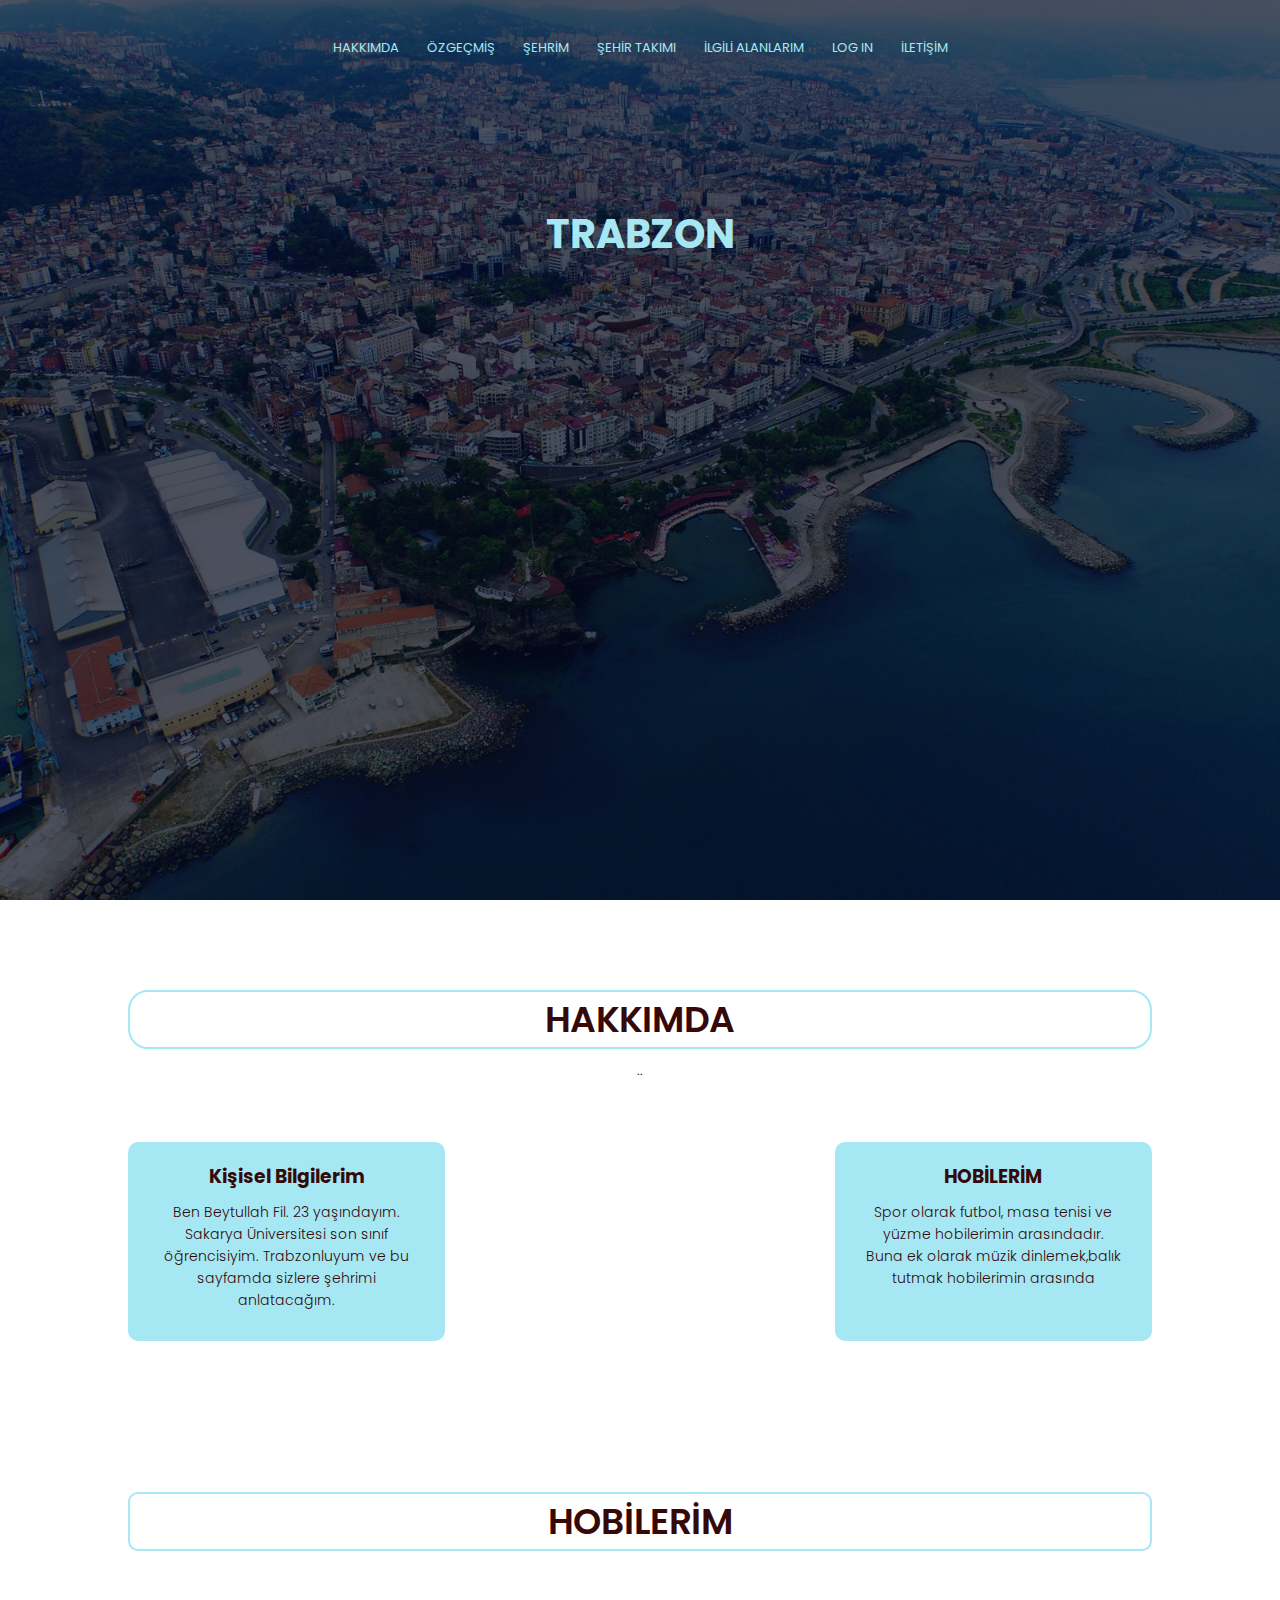
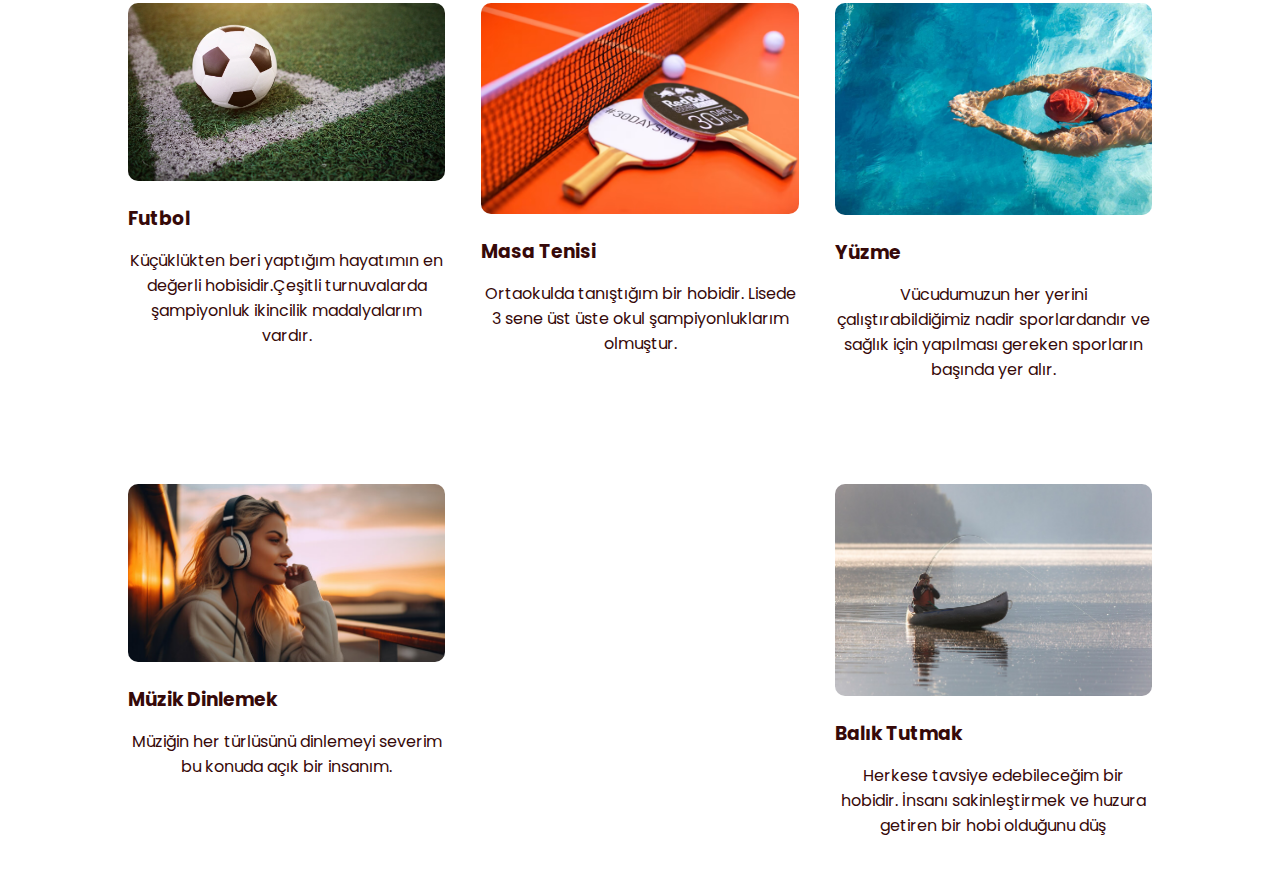
<file: index.html>
<!DOCTYPE html>
<html>
<head> 
    <meta name=" viewport" content="with=device-witdh, initial-scale=1.0">   
    <title>BEYTULLAH FİL'S WEBSITE</title>
    <link rel="stylesheet" href="hakkimda.css">
    <link rel="preconnect" href="https://fonts.googleapis.com">
    <!-- CSS only -->
<link rel="preconnect" href="https://fonts.gstatic.com" crossorigin>
<link href="https://fonts.googleapis.com/css2?family=Poppins:ital,wght@0,200;0,300;0,400;0,600;0,700;1,100&display=swap" rel="stylesheet">
<link rel="stylesheet" href="https://cdn.jsdelivr.net/npm/bootstrap@4.6.2/dist/css/bootstrap.min.css" 
integrity="sha384-xOolHFLEh07PJGoPkLv1IbcEPTNtaed2xpHsD9ESMhqIYd0nLMwNLD69Npy4HI+N" crossorigin="anonymous">
</head>
<body>

    <section class="header">
        <nav>
            <a href="hakkimda.html"></a>
            <div class="nav-links">
                <ul>
                    <li><a href="">HAKKIMDA </a></li>
                    <li><a href="ozgecmis.html">ÖZGEÇMİŞ </a></li>
                    <li><a href="sehrim.html">ŞEHRİM </a></li>
                    <li><a href="takimim.html">ŞEHİR TAKIMI </a></li>
                    <li><a href="ilgialanlarim.html">İLGİLİ ALANLARIM </a></li> 
                    <li><a href="login.html">LOG IN </a></li> 
                    <li><a href="iletisim.html">İLETİŞİM </a></li> 

                </ul>
            </div>
        </nav>
    <div class="text-box">
        <h1>TRABZON</h1>
    </div>

    </section>

    <!--HAKKIMDA-->
    <section class="hakkında">
        <h1> HAKKIMDA</h1>
        <p> ..</p>
        <div class="row">
            <div class="hakkında-col">
                <h3> Kişisel Bilgilerim</h3>
                <p>Ben Beytullah Fil. 23 yaşındayım. Sakarya Üniversitesi son sınıf öğrencisiyim. Trabzonluyum ve bu sayfamda sizlere şehrimi anlatacağım. </p>
            </div>
            <div class="hakkında-col">
                <h3> HOBİLERİM</h3>
                <p>Spor olarak futbol, masa tenisi ve yüzme hobilerimin arasındadır. Buna ek olarak müzik dinlemek,balık tutmak hobilerimin arasında</p>
            </div>

        </div>

    </section>

    <!--hobilerim ve spor etkinliklerim-->
    <section class="hakkında2">
        <h1>HOBİLERİM</h1>
        <div class="row">
            <div class="hve-col">
                <img src="images/futbol.jpg">
                <h3>Futbol</h3>
                <p>Küçüklükten beri yaptığım hayatımın en değerli hobisidir.Çeşitli turnuvalarda şampiyonluk ikincilik madalyalarım vardır. </p>
            </div>
            <div class="hve-col">
                <img src="images/masatenisi.jpg">
                <h3>Masa Tenisi</h3>
                <p>Ortaokulda tanıştığım bir hobidir. Lisede 3 sene üst üste okul şampiyonluklarım olmuştur.</p>
            </div>
            <div class="hve-col">
                <img src="images/yuzme.jpg">
                <h3>Yüzme</h3>
                <p>Vücudumuzun her yerini çalıştırabildiğimiz nadir sporlardandır ve sağlık için yapılması gereken sporların başında yer alır.</p>
            </div>

        </div>
        <div class="row">
            <div class="hve-col1">
                <img src="images/muzik.jpg">
                <h3>Müzik Dinlemek</h3>
                <p>Müziğin her türlüsünü dinlemeyi severim bu konuda açık bir insanım.</p>
            </div>
            <div class="hve-col1">
                <img src="images/baliktutmak.jpg">
                <h3>Balık Tutmak</h3>
                <p>Herkese tavsiye edebileceğim bir hobidir. İnsanı sakinleştirmek ve huzura getiren bir hobi olduğunu düş</p>
            </div>
        </div>

    </section>


</body>
</html>
</file>
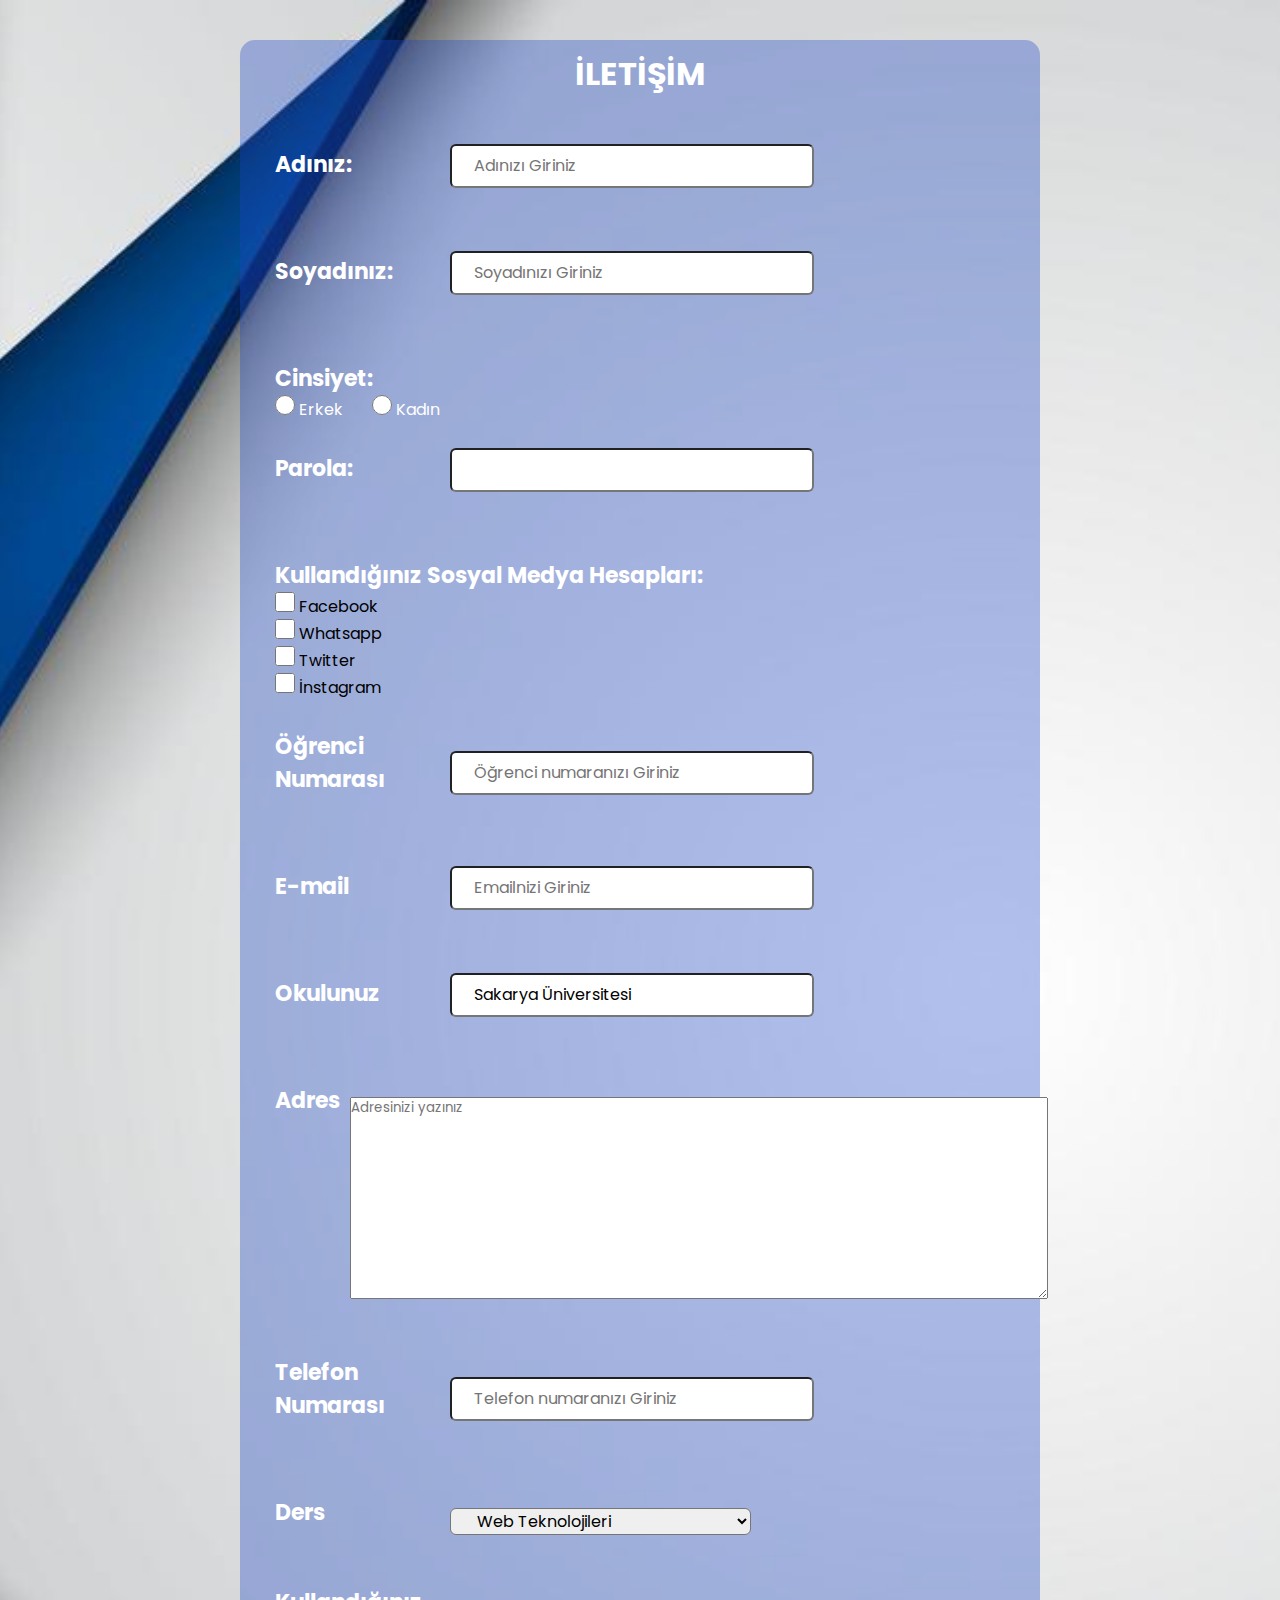
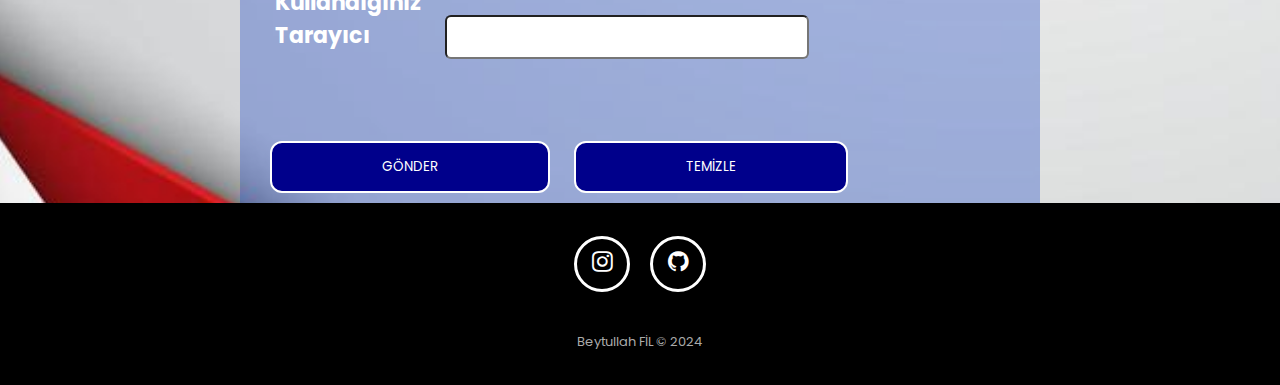
<file: iletisim.html>
<!DOCTYPE html>
<html lang="tr">
<head>
    <title>İletişim Sayfası</title>
    <meta charset="utf-8"> 
    <link rel="stylesheet" href="iletisim.css">
    <link rel="stylesheet" href="https://cdnjs.cloudflare.com/ajax/libs/font-awesome/4.7.0/css/font-awesome.min.css">
</head>
<body>
    <div class="iform">
        <h1>İLETİŞİM</h1>
    </div>
    <div class="main">
    <form name="myForm" onsubmit="return validateForm()" action="iletisim.php" method="POST" role="form">
        
        <h2 class="name"> Adınız:</h2>  
        <input class="adı" type="text" name="adı" placeholder="Adınızı Giriniz" >
        <h2 class="name"> Soyadınız:</h2>
        <input class="soyadı" type="text" name="soyadı" placeholder="Soyadınızı Giriniz">
        
        <h2 class="name">Cinsiyet:</h2>
        <input type="radio" class="cinsiyet" name="cinsiyet" value="Erkek">
        <label class="cs" for="cinsiyet">Erkek</label>
        <input type="radio" class="cinsiyet" name="cinsiyet" value="Kadın">
        <label class="cs" for="cinsiyet">Kadın</label>



        <h2 class="name">Parola:</h2>
        <input class="parola" type="password" name="parola" >

        <h2 class="name_özel">Kullandığınız Sosyal Medya Hesapları:</h2>
        <label><input type="checkbox" class="sm" name="sosyalmedya[]" value="Facebook"/> Facebook</label><br/>
        <label><input type="checkbox" class="sm" name="sosyalmedya[]" value="Whatsapp"/> Whatsapp</label><br/>
        <label><input type="checkbox" class="sm" name="sosyalmedya[]" value="Twitter"/> Twitter</label><br/>
        <label><input type="checkbox" class="sm" name="sosyalmedya[]" value="İnstagram"/> İnstagram</label><br/>

        <h2 class="name">Öğrenci Numarası</h2>
        <input class="öğrencino" type="text" name="öğrencino" placeholder="Öğrenci numaranızı Giriniz" autocomplete="on">

        <h2 class="name">E-mail</h2>
        <input class="email" type="email" name="email" placeholder="Emailnizi Giriniz">

        <h2 class="name">Okulunuz</h2>
        <input class="okul" type="text" name="okul" value="Sakarya Üniversitesi" readonly>

        <h2 class="name">Adres</h2>
        <textarea class="adres" name="adres" rows="10" cols="60" placeholder="Adresinizi yazınız"></textarea>
    
        <h2 class="name">Telefon Numarası</h2>
        <input class="telno" type="text" name="telno" placeholder="Telefon numaranızı Giriniz">
    
        <h2 class="name">Ders</h2>
        <select class="ders" name="dersler">
            <option disabled="disabled" > Dersinizi Seçiniz</option>
            <option value="Web Teknolojileri" selected> Web Teknolojileri</option>
            <option value="Nesneye Dayalı Programlama"> Nesneye Dayalı Programlama</option>
            <option value="Olasılık ve İstatistik">Olasılık ve İstatistik</option>
            <option value="Matematik"> Matematik </option>
            <option value="Fizik"> Fizik </option>
        </select>

        <h2 class="name">Kullandığınız Tarayıcı</h2>
        <label class="label1" for="tarayici"></label>
        <input list="tarayicilar" name="tarayici" id="tarayici">
        <datalist id="tarayicilar">
            <option value="Edge">
            <option value="Firefox">
            <option value="Chrome">
            <option value="Opera">
            <option value="Safari">
        </datalist>
        <br>
        <br>
        <input class="button" type="submit" value="GÖNDER"></input>
        <input class="button" type="reset" value="TEMİZLE"></input>

    </form>
</div>
</body>
<footer class="footer-basic">
    <div class="social">
        <a href="https://www.instagram.com/beytullahfil/?hl=tr" target="_blank"><i class="fa fa-instagram"></i></a> 
        <a href="https://github.com/beytullahfil" target="_blank"><i class="fa fa-github"></i></a>
    </div>
   
    <p class="copyright">Beytullah FİL © 2024</p>
</footer>
<script>
	function validateForm() {
		var adı = document.forms["myForm"]["adı"].value;
		var soyadı = document.forms["myForm"]["soyadı"].value;
		var email = document.forms["myForm"]["email"].value;
		var öğrencino = document.forms["myForm"]["öğrencino"].value;
		var cinsiyet = document.forms["myForm"]["cinsiyet"].value;
	
		var atpos = email.indexOf("@");
		var dotpos = email.lastIndexOf(".");
		if (adı == null || adı == "", soyadı == null || soyadı == "", email == null || email == "", cinsiyet == null || cinsiyet == "",öğrencino == null || öğrencino == "") {
			alert("Tüm alanlar dolu olmalıdır!");
			return false;
		} else if (atpos < 1 || dotpos < atpos + 2 || dotpos + 2 >= email.length) {
			alert("Lütfen geçerli bir mail adresi girin...");
			return false;
		} else {
			return true;
		}
	}
</script>
<script src="https://ajax.googleapis.com/ajax/libs/jquery/3.5.1/jquery.min.js"></script>
<script src="https://cdnjs.cloudflare.com/ajax/libs/popper.js/1.16.0/umd/popper.min.js"></script>
<script src="https://maxcdn.bootstrapcdn.com/bootstrap/4.5.2/js/bootstrap.min.js"></script>

</html>
</file>
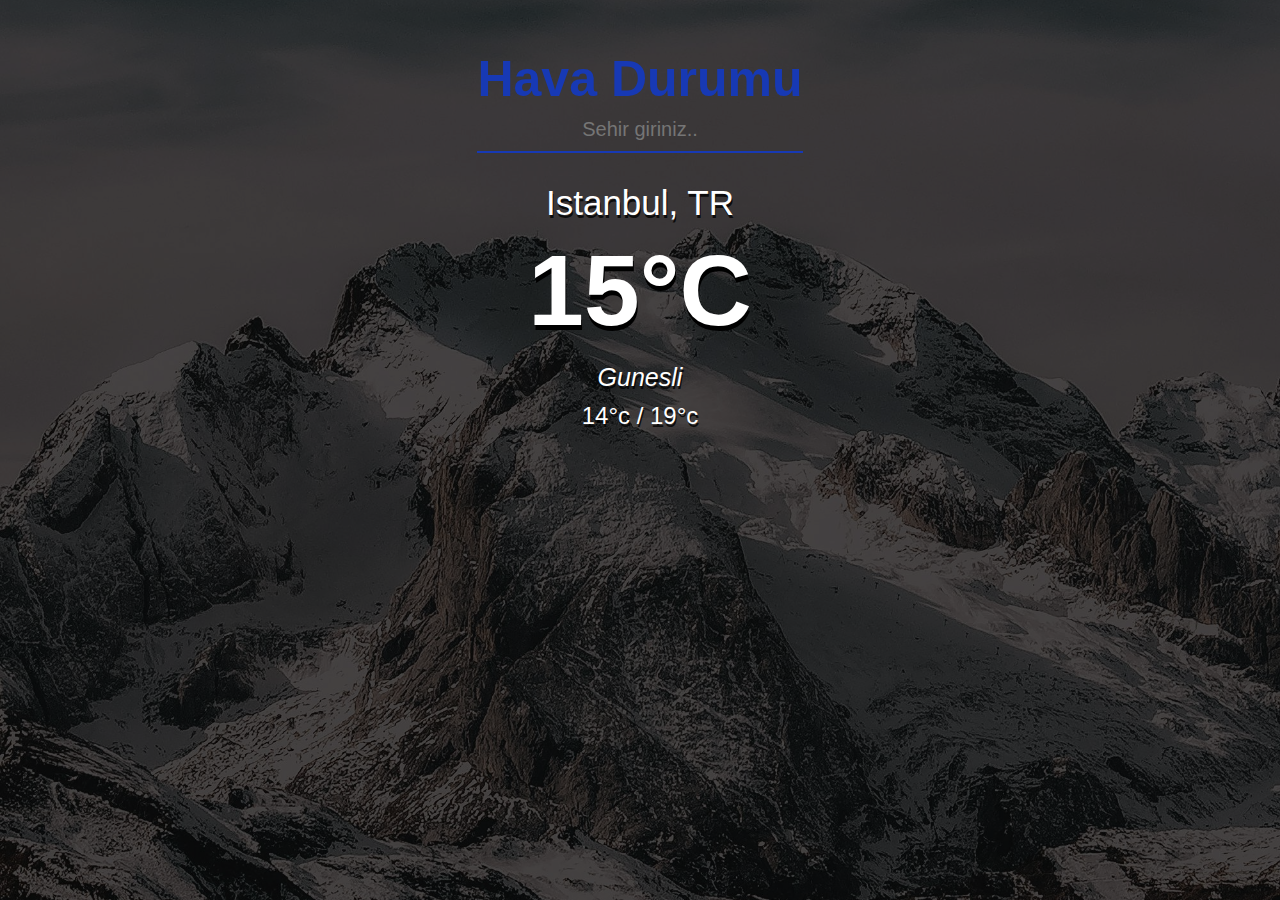
<file: ilgialanlarim.html>
<!DOCTYPE html>
<html lang="TR">
<head>
<meta charset="UTF-8">
<meta name="viewport" content="width=device-width, initial-scale=1.0"> <meta http-equiv="X-UA-Compatible" content="ie=edge">
<link href="https://cdn.jsdelivr.net/npm/bootstrap@5.1.3/dist/css/bootstrap.min.css" rel="stylesheet" integrity="sha384-1BmE4kWBq78iYhFldvKuhfTAU6auU8tT94WrHftjDbrCEXSU1oBoqyl2QvZ6jIW3" crossorigin="anonymous">
<title>JS Hava Durumu</title>
<link rel="stylesheet" href="ilgialanlarim.css">
</head>
<body>
<div class="app">
<div class="header">
<h1>Hava Durumu</h1>
<input type="text" id="searchBar" placeholder="Sehir giriniz.."> </div>
<div class="content">
<div class="city">Istanbul, TR</div>
<div class="temp">15°C</div>
<div class="desc">Gunesli</div>
<div class="minmax">14°c / 19°c</div>
</div>
</div>
<script src="script.js"></script>
</body>
</html>
</file>
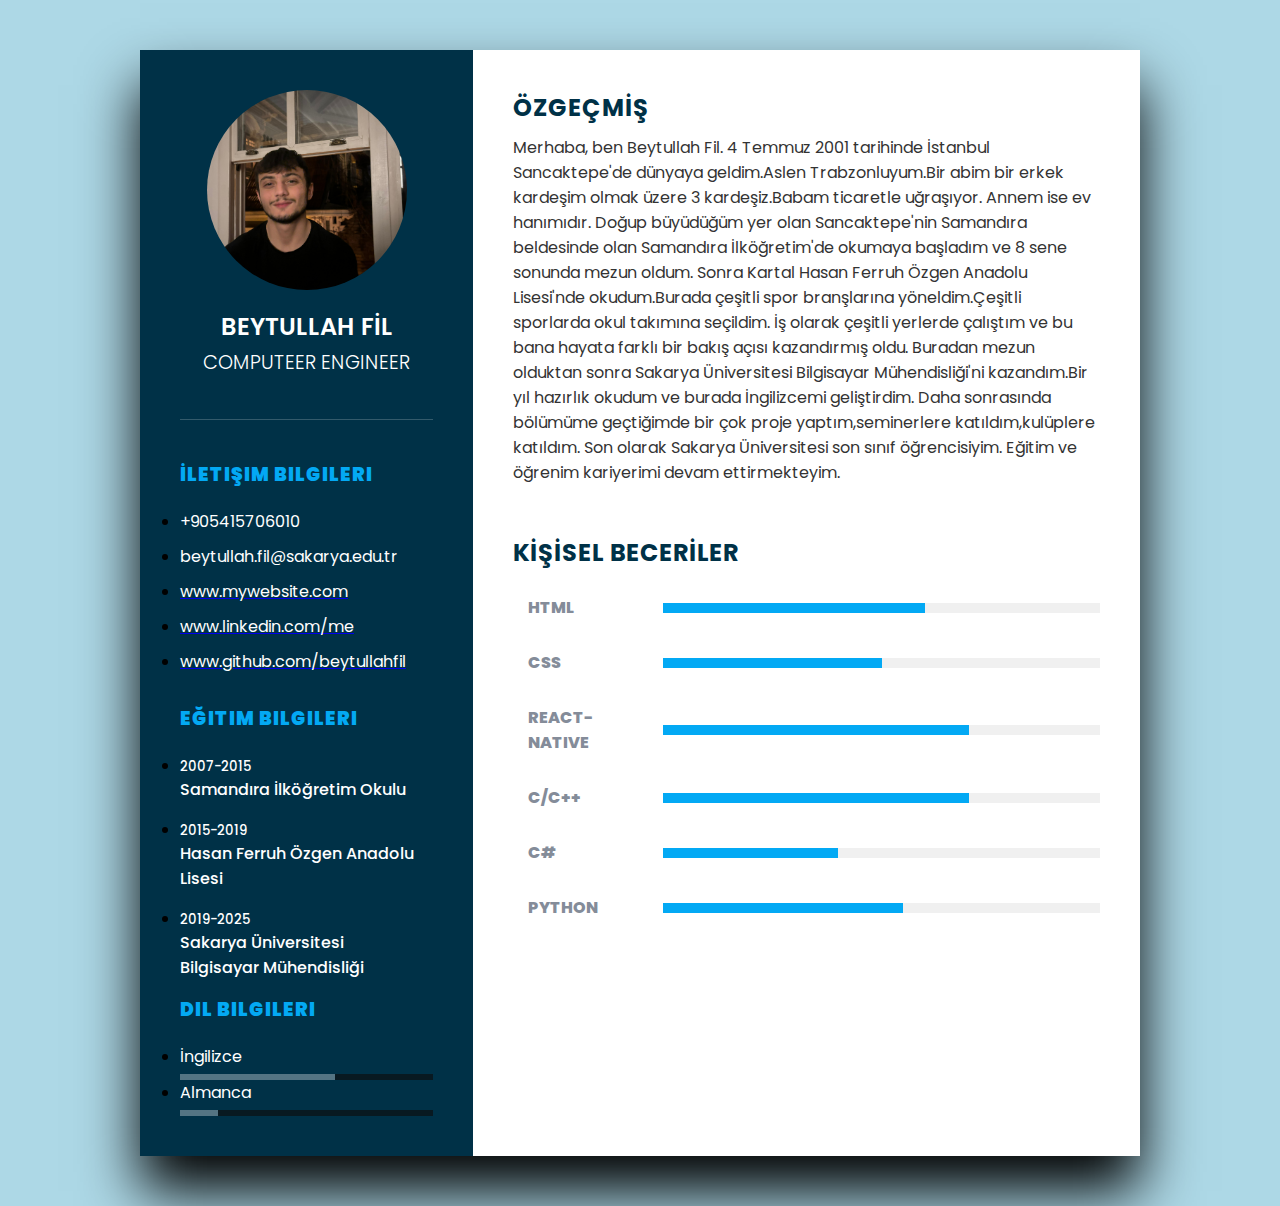
<file: ozgecmis.html>
<!DOCTYPE html>
<html>
<head>
    <meta name="viewport" content="width= device-width, initial-scale=1.0">
    <title> CV page </title>
    <link rel="stylesheet" type="text/css" href="ozgecmis.css">

</head>
<body>
    <div class="container">
        <div class="solbolge">
            <div class="profileText">
                <div class="imgBx">
                    <img src="images/me.jpg">
                </div> 
                <h2> BEYTULLAH FİL<br><span>COMPUTEER ENGINEER</span></h2>
            </div>
            <div class="iletişim">
                <h3 class="başlık">İletişim Bilgileri</h3>
                <ul>
                    <li>
                        <span class="text">+905415706010</span>
                    <li>
                        <span class="text">beytullah.fil@sakarya.edu.tr</span>
                    </li>
                    <li>
                        <a href="https://burakfidan.netlify.app/" > 
                            <span class="text">www.mywebsite.com</span>
                        </a>
                        
                    </li>
                    <li>
                        <a href="https://www.linkedin.com/in/beytullah-fil-9aab7a2a5/">
                            <span class="text">www.linkedin.com/me</span>
                        </a>
                       
                    </li>
                    <li>
                        <a href="https://github.com/beytullahfil">
                            <span class="text">www.github.com/beytullahfil</span>
                        </a>
                        
                    </li>
                </ul>
            </div>

            <div class="Eğitim ">
                <h3 class="başlık">Eğitim Bilgileri</h3>
                <ul>
                    <li>
                        <h5>2007-2015 </h5>
                        <h4>Samandıra İlköğretim Okulu</h4>
                    </li>
                    <li>
                        <h5>2015-2019 </h5>
                        <h4>Hasan Ferruh Özgen Anadolu Lisesi</h4>
                    </li>
                    <li>
                        <h5>2019-2025</h5>
                        <h4>Sakarya Üniversitesi </h4>
                        <h4>Bilgisayar Mühendisliği </h4>
                    </li> 
                </ul>
            </div>

            <div class="Dil ">
                <h3 class="başlık">Dil Bilgileri</h3>
                <ul>
                    <li>
                        <span class="text">İngilizce </span>
                        <span class="percent">
                            <div style="width: 61%;"></div>
                        </span>
                    </li>
                    <li>
                        <span class="text">Almanca </span>
                        <span class="percent">
                            <div style="width: 15%;"></div>
                        </span>
                    </li> 
                </ul>
            </div>
        </div>

        <div class="sagbolge">
            <div class="hakkında">
                <h2 class="başlık2"> ÖZGEÇMİŞ </h2>
                <article>
                    Merhaba, ben Beytullah Fil. 4 Temmuz 2001 tarihinde İstanbul Sancaktepe'de dünyaya geldim.Aslen Trabzonluyum.Bir abim bir erkek kardeşim olmak üzere 3 kardeşiz.Babam ticaretle uğraşıyor. 
                    Annem ise ev hanımıdır. Doğup büyüdüğüm yer olan Sancaktepe'nin Samandıra beldesinde olan Samandıra İlköğretim'de okumaya başladım ve 8 sene sonunda mezun oldum.
                    Sonra Kartal Hasan Ferruh Özgen Anadolu Lisesi'nde okudum.Burada çeşitli spor branşlarına yöneldim.Çeşitli sporlarda okul takımına seçildim.
                    İş olarak çeşitli yerlerde çalıştım ve bu bana hayata farklı bir bakış açısı kazandırmış oldu.
                    Buradan mezun olduktan sonra Sakarya Üniversitesi Bilgisayar Mühendisliği'ni kazandım.Bir yıl hazırlık okudum ve burada İngilizcemi geliştirdim.
                    Daha sonrasında bölümüme geçtiğimde bir çok proje yaptım,seminerlere katıldım,kulüplere katıldım.
                    Son olarak Sakarya Üniversitesi son sınıf öğrencisiyim. Eğitim ve öğrenim kariyerimi devam ettirmekteyim.
                </article>
            </div>

            <div class="beceriler">
                <h2 class="başlık2">KİŞİSEL BECERİLER </h2>
                <div class="box">
                    <h4>HTML</h4>
                    <div class="percent"> 
                        <div style="width: 60%;"></div>
                    </div>
                </div>
                <div class="box">
                    <h4>CSS</h4>
                    <div class="percent"> 
                        <div style="width: 50%;"></div>
                    </div>
                </div>
                <div class="box">
                    <h4>React-Native</h4>
                    <div class="percent"> 
                        <div style="width: 70%;"></div>
                    </div>
                </div>
                <div class="box">
                    <h4>C/C++</h4>
                    <div class="percent"> 
                        <div style="width: 70%;"></div>
                    </div>
                </div>
                <div class="box">
                    <h4>C#</h4>
                    <div class="percent"> 
                        <div style="width: 40%;"></div>
                    </div>
                </div>
                <div class="box">
                    <h4>Python</h4>
                    <div class="percent"> 
                        <div style="width: 55%;"></div>
                    </div>
                </div>
            </div>

        </div>

    </div>
</body>
</html>
</file>
<file: hakkimda.css>
*{
    margin: 0;
    padding: 0;
    font-family: 'Poppins', sans-serif;

}

.header{
    min-height: 100vh;
    width: 100%;
    background-image : linear-gradient(rgba(4,9,30,0.7),rgba(4,9,30,0.7)),url(images/trabzon.jpg);
    background-position: center;
    background-size: cover;
    position: relative;

}  
nav{
    display: flex;
    padding: 2% 4%;
    justify-content: space-between;
    align-items: center;
}
.nav-links{
    flex: 1;
    text-align: center;
}
.nav-links ul li {
    list-style: none;
    display: inline-block;
    padding: 8px 12px;
    position: relative;
}
.nav-links ul li a{
    color: #a5e8f4;
    text-decoration: none;
    font-size: 13px;
    border-radius: 1px;
}
.nav-links ul li::after {
    content: "";
    width: 0%;
    height: 2px;
    background: #a5e8f4;
    display: block;
    margin: auto;
}
.nav-links ul li:hover::after{
    width: 100%;
}
.text-box{
    width: 100%;
    color: #a5e8f4;
    position: relative;
    margin-top: 10%;
    left: 30%;
    transform: translate(-30%,-30%);
    text-align: center;

}
.text-box h1{
    font-size: 40px;
}
.text-box p{
    margin: 10px 0 40px;
    font-size: 14px;
}
@media(max-width: 700px){
    .text-box h1{
        font-size: 40px;
    }
    .nav-links ul li {
        display: block;
    }
    .nav-links{
        position:absolute;
        background: #a5e8f4;
        height: 100vh;
        width: 200px;
        top: 0;
        right: 0;
        text-align: left;
        z-index: 2;
    }
}
.hakkında{
    width: 80%;
    margin: auto;
    text-align: center;
    padding-top: 90px;
}
.hakkında h1{
    font-size: 36px;
    font-weight: 600;
    color: rgb(54, 9, 9);
    border-radius: 20px;
    border-style:dashed;
    border: 2px solid #a5e8f4;
}
.hakkında2 h1{
    font-size: 36px;
    font-weight: 600;
    color: rgb(54, 9, 9);
    border-radius: 10px;
    border-style: dashed;
    border: 2px solid #a5e8f4;
}
.hakkında p{
    color: rgb(54, 9, 9);
    font-size: 14px;
    font-weight: 300;
    line-height: 22px;
    padding: 10px;

}
.hakkında h3{
    color: rgb(54, 9, 9);
}
.row{
    margin-top: 5%;
    display: flex;
    justify-content: space-between;
     
}
.hakkında-col{
    flex-basis: 31%;
    background: #a5e8f4;
    border-radius: 10px;
    margin-bottom: 5%;
    padding: 20px;
    box-sizing: border-box;
}
.hakkında-col:hover{
    box-shadow: 0 0 20px 0px rgba(1, 1, 0, 0.3);
   
}
@media(max-width: 700px){
    .row{
       flex-direction: column;
    }
}
.hakkında2{
    width: 80%;
    margin: auto;
    text-align: center;
    padding-top: 100px;

}
.hve-col{
    flex-basis: 31%;
    border-radius: 10px;
    margin-bottom: 5%;
    text-align: center;
}
.hve-col img{
    width: 100%;
    border-radius: 10px;

    
}
.hve-col p{
    padding: 0;
    color: rgb(54, 9, 9);
}
.hve-col h3{
    margin-top: 16px;
    margin-bottom: 15px;
    text-align: left;
    color: rgb(54, 9, 9);
}
.hve-col1{
    flex-basis: 31%;
    border-radius: 10px;
    margin-bottom: 5%;
    text-align: center;
}
.hve-col1 p{
    padding: 0;
    color: rgb(54, 9, 9);
}
.hve-col1 img{
    width: 100%;
    border-radius: 10px;

    
}
.hve-col1 h3{
    margin-top: 16px;
    margin-bottom: 15px;
    text-align: left;
    color: rgb(54, 9, 9);
}
.footer-basic {
    padding:33px 0;
    background-color:black;
    color: rgb(255, 255, 255);
    text-align: center;
  }  
  
  .footer-basic .social {
    text-align:center;
    padding-bottom:25px;
  
  }
  
  .footer-basic .social > a {
    font-size:24px;
    width:50px;
    height:50px;
    line-height:45px;
    display:inline-block;
    text-align:center;
    border-radius:50%;
    border:3px solid rgb(255, 255, 255);
    margin:0 8px;
    color:inherit;
   
  }
  
  .footer-basic .social > a:hover {
    opacity:0.9;
  }
  
  .footer-basic .social > .instagram:hover {
   color: #833AB4;
  }
   
   .footer-basic .social > .github:hover {
    color: #6a737d;
   }
   
  
  .footer-basic .copyright {
    margin-top:15px;
    text-align:center;
    font-size:13px;
    color:#aaa;
    margin-bottom:0;
  }
</file>
<file: iletisim.css>
@import url('https://fonts.googleapis.com/css2?family=Poppins:ital,wght@0,200;0,300;0,400;0,600;0,700;1,100&display=swap');
*{
    margin: 0;
    padding: 0;
    font-family: 'Poppins',sans-serif;
}
body{
    background-image: url(images/iletisim.jpg);
    background-position: center;
    background-size: cover;
    font-family: sans-serif;
    margin-top: 40px;

}
.iform{
    width: 800px;
    background-color: rgba(26, 69, 200, 0.34);
    margin: auto;
    color: #FFFFFF;
    padding: 10px 0px 10px 0px;
    text-align: center;
    border-radius: 15px 15px 0px 0px;
}
.main{
    background-color: rgba(26, 69, 200, 0.34);
    width: 800px;
    margin: auto;
}
form{
    padding: 10px;
}

.name{
    margin-left: 25px;
    margin-top: 30px;
    width: 125px;
    color: white;
    font-size: 22px;
    font-weight: 700;
    display: block;
    
}
.name_özel{
    margin-left: 25px;
    margin-top: 30px;
    width: 500px;
    color: white;
    font-size: 22px;
    font-weight: 700;
    display: block;
}
.adı{
    position: relative;
    left: 200px;
    top: -37px;
    line-height: 40px;
    border-radius: 6px;
    padding: 0 22px;
    font-size: 16px;
}
.soyadı{
    position: relative;
    left: 200px;
    top: -37px;
    line-height: 40px;
    border-radius: 6px;
    padding: 0 22px;
    font-size: 16px;
    color: #555;
}
.öğrencino{
    position: relative;
    left: 200px;
    top: -45px;
    line-height: 40px;
    border-radius: 6px;
    padding: 0 22px;
    font-size: 16px;
    color: #555;
}
#cinsiyet{
    margin-left: 25px;
    color: white;
    font-size: 22px;
}
.cinsiyet{
    margin-left: 25px;
    color: white;
    width: 20px;
    height: 20px;
    cursor: pointer;
}   
.sm{
    margin-left: 25px;
    color: white;
    width: 20px;
    height: 20px;
    cursor: pointer;
}   
.parola{
    position: relative;
    left: 200px;
    top: -37px;
    line-height: 40px;
    border-radius: 6px;
    padding: 0 22px;
    font-size: 16px;
}

.email{
    position: relative;
    left: 200px;
    top: -37px;
    line-height: 40px;
    border-radius: 6px;
    padding: 0 22px;
    font-size: 16px;
}
.adres{
    position: relative;
    left: 100px;
    top:-20px;
}
.okul{
    position: relative;
    left: 200px;
    top: -37px;
    line-height: 40px;
    border-radius: 6px;
    padding: 0 22px;
    font-size: 16px;
}

.telno{
    position: relative;
    left: 200px;
    top: -45px;
    line-height: 40px;
    border-radius: 6px;
    padding: 0 22px;
    font-size: 16px;
}
.ders{
    position: relative;
    left: 200px;
    top: -21px;
    line-height: 40px;
    border-radius: 6px;
    padding: 0 22px;
    font-size: 16px;
}
#tarayici{
    position: relative;
    left: 170px;
    top: -37px;
    line-height: 40px;
    border-radius: 6px;
    padding: 0 22px;
    font-size: 16px;
}
.cs{
    color: white;
}
input.sm{
    color: #FFFFFF;
}
.label1{
    margin-left: 25px;
    margin-top: 30px;
    width: 125px;
    color: white;
    font-size: 22px;
    font-weight: 700;
}
.button{
    background-color: darkblue;
    display: inline;
    margin: 20px 0px 0px 20px;
    text-align: center;
    border-radius: 12px;
    border: 2px solid white;
    padding: 14px 110px;
    outline: none;
    color: white;
    cursor: pointer;
    transition: 0.25px;
}
.footer-basic {
    padding:33px 0;
    background-color:black;
    color: rgb(255, 255, 255);
    text-align: center;
  }  
  
  .footer-basic .social {
    text-align:center;
    padding-bottom:25px;
  
  }
  
  .footer-basic .social > a {
    font-size:24px;
    width:50px;
    height:50px;
    line-height:45px;
    display:inline-block;
    text-align:center;
    border-radius:50%;
    border:3px solid rgb(255, 255, 255);
    margin:0 8px;
    color:inherit;
   
  }
  
  .footer-basic .social > a:hover {
    opacity:0.9;
  }
  
  .footer-basic .social > .instagram:hover {
   color: #833AB4;
  }
   
   .footer-basic .social > .github:hover {
    color: #6a737d;
   }
   
  
  .footer-basic .copyright {
    margin-top:15px;
    text-align:center;
    font-size:13px;
    color:#aaa;
    margin-bottom:0;
  }
</file>
<file: ilgialanlarim.css>
*{ margin: 0; padding: 0; box-sizing: border-box;}
body{
font-family: 'montserrat', sans-serif;
color: #fff;
background-image: url(images/background.jpg);
background-position: center;
background-repeat: no-repeat;
background-size: cover;
height: 100vh;
}
.app{
    display: flex;
flex-direction: column;
align-items: center;
text-align: center;
background: rgba(0,0,0,.7);
height: 100vh;
}

.header{ padding: 50px 20px 30px 20px;}
.header h1{
    font-size: 50px;
color: #1739b4;

}

.header input{
width: 100%;
padding: 10px;
background: transparent;
border: 0;
outline: 0;
border-bottom: 2px solid #1739b4;
text-align: center;
font-size: 20px;
color: #f2f2f2;
}
.city{
    font-size: 35px;
font-weight: 500;
margin-bottom: 10px;
text-shadow: 1px 3px rgba(0,0,0,.8)
}

.temp{
    font-size: 100px;
font-weight: 700;
margin-bottom: 15px;
text-shadow: 1px 5px rgba(0,0,0,1);
}

.desc{
font-size: 25px;
font-style: italic;
text-shadow: 1px 3px rgba(0,0,0,.8);
margin-bottom: 10px;}
.minmax{
    font-size: 24px;
    text-shadow: 1px 3px rgba(0,0,0,.8);
}
</file>
<file: ozgecmis.css>
@import url('https://fonts.googleapis.com/css2?family=Poppins:ital,wght@0,200;0,300;0,400;0,600;0,700;1,100&display=swap');
*
{
    margin: 0;
    padding: 0;
    box-sizing: border-box;
    font-family: 'Poppins',sans-serif;

}
body{
    background: lightblue;
    display: flex;
    justify-content: center;
    align-items: center;
    min-height: 100vh;

}
.container
{
    position: relative;
    width: 100%;
    max-width: 1000px;
    min-height: 1000px;
    background: #fff;
    margin: 50px;
    display: grid;
    grid-template-columns: 1fr 2fr;
    box-shadow: 0 35px 55px rgba(0,0,0,1);
}
.container .solbolge
{
    position: relative;
    background: #003147;
    padding: 40px;
}
.profileText
{
    position: relative;
    display: flex;
    flex-direction: column;
    align-items: center;
    padding-bottom: 40px;
    border-bottom: 1px solid rgba(255,255,255,0.2);

}
.profileText .imgBx
{
    position: relative;
    width:200px;
    height: 200px;
    border-radius: 50%;
    overflow: hidden;
}
.profileText .imgBx img{
    position: absolute;
    top: 0;
    left: 0;
    width: 100%;
    height: 100%;
    object-fit: cover;

}
.profileText h2{
    color: #fff;
    font-size: 1.5em;
    margin-top: 20px;
    text-transform: uppercase;
    text-align: center;
    font-weight: 600;
    line-height: 1.4em;
}
.profileText h2 span
{
    font-size: 0.8em;
    font-weight: 300;
}
.iletişim
{
    padding-top: 40px;
}
.başlık
{
    color: #03a9f4;
    text-transform: uppercase;
    font-weight: 900;
    letter-spacing: 1px;
    margin-bottom: 20px;
}
.iletişim ul
{
    position: relative;
}
.iletişim ul li
{
    position: relative;
    margin: 10px 0;
    cursor: pointer;
}
.iletişim ul li span
{
    color: #fff;
    list-style: square;

}
.Eğitim .başlık{
    padding-top: 20px;
}

.Eğitim li
{
    margin-bottom: 15px;

}
.Eğitim h5
{
    color: #fff;
    font-weight: 500;
}
.Eğitim h4
{
    color: #fff;
    font-weight: 500;   
}
.Dil .text
{
    color: #fff;
}
.Dil .percent
{
    position: relative;
    width: 100%;
    height: 6px;
    background: #081921;
    display: block;
    margin-top: 5px;
}
.Dil .percent div
{
    position: absolute;
    top: 0;
    left: 0;
    height: 100%;
    background: #547483 ;
}
.container .sagbolge
{
    position: relative;
    background: #fff;
    padding: 40px;
}
.hakkında
{
    margin-bottom: 50px;

}
.hakkında:last-child
{
    margin-bottom: 0;

}
.başlık2
{
    color: #003147;
    text-transform: uppercase;
    letter-spacing: 1px;
    margin-bottom: 10px;
}
article
{
    color: #333;
}
.beceriler .box
{
    position: relative;
    width: 100%;
    display: grid;
    grid-template-columns: 150px 1fr;
    justify-content: center;
    align-items: center;
}
.beceriler .box h4
{
    text-transform: uppercase;
    color: #848c99;
    font-weight: 800;
    padding: 10%;
}
.beceriler .box .percent
{
    position: relative;
    width: 100%;
    height: 10px;
    background: #f0f0f0;
}
.beceriler .box .percent div
{
    position: absolute;
    top: 0;
    left: 0;
    height: 100%;
    background: #03a9f4;
}
@media screen and (max-width: 1000px){
    .container{
        margin: 10px;
        grid-template-columns: repeat(1,1fr);
    }
    
 }
</file>
